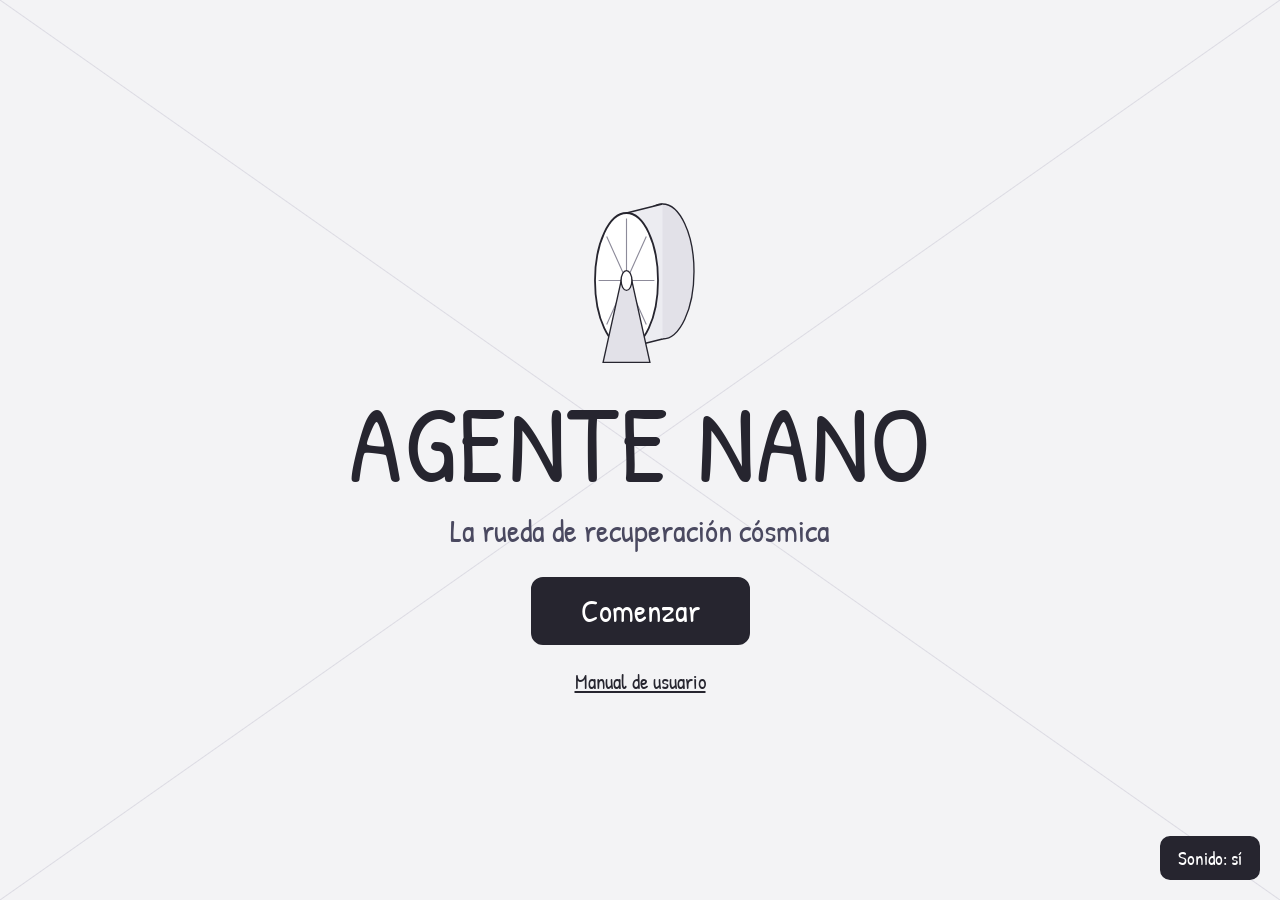
<file: index.html>
<!doctype html>
<html lang="es">
<head>
<meta charset="utf-8">
<meta name="viewport" content="width=device-width, initial-scale=1">
<title>Agente Nano · Programa interactivo</title>
<link rel="preconnect" href="https://fonts.googleapis.com">
<link rel="preconnect" href="https://fonts.gstatic.com" crossorigin>
<link rel="stylesheet" href="https://fonts.googleapis.com/css2?family=Patrick+Hand&display=swap">
<link rel="stylesheet" href="css/wire.css">
<script type="importmap">
{
  "imports": {
    "three": "https://cdn.jsdelivr.net/npm/three@0.160.0/build/three.module.js",
    "three/addons/": "https://cdn.jsdelivr.net/npm/three@0.160.0/examples/jsm/"
  }
}
</script>
</head>
<body>

<!-- ============ S01 · INICIO ============ -->
<section class="screen" id="s-inicio" aria-label="Inicio">
  <div class="inicio">
    <svg class="inicio-rueda" viewBox="0 0 400 400" aria-hidden="true">
      <ellipse cx="250" cy="170" rx="70" ry="150" fill="#e2e1e8" stroke="#26252f" stroke-width="3"/>
      <path d="M170 40 L250 20 L250 320 L170 340 Z" fill="#ececf1"/>
      <path d="M170 40 L250 20 M170 340 L250 320" fill="none" stroke="#26252f" stroke-width="3"/>
      <ellipse cx="170" cy="190" rx="70" ry="150" fill="#fff" stroke="#26252f" stroke-width="4"/>
      <path d="M170 190 L170 52 M170 190 L170 328 M170 190 L232 190 M170 190 L108 190 M170 190 L214 92 M170 190 L126 288 M170 190 L214 288 M170 190 L126 92" fill="none" stroke="#8d8b9a" stroke-width="2.5"/>
      <path d="M160 182 L180 182 L222 372 L118 372 Z" fill="#e2e1e8" stroke="#26252f" stroke-width="3"/>
      <ellipse cx="170" cy="190" rx="12" ry="22" fill="#fff" stroke="#26252f" stroke-width="3"/>
    </svg>
    <h1 class="inicio-titulo">AGENTE NANO</h1>
    <p class="inicio-sub">La rueda de recuperación cósmica</p>
    <a class="btn primary grande" href="#/elegir">Comenzar</a>
    <a class="enlace" href="manual.html">Manual de usuario</a>
  </div>
  <button class="btn sonido" type="button" data-sonido aria-pressed="true">Sonido: sí</button>
</section>

<!-- ============ S02 · ELEGIR ============ -->
<section class="screen" id="s-elegir" aria-label="Qué quieres explorar">
  <header class="topbar">
    <a class="btn" href="#/inicio">← Volver</a>
    <span class="titulo">Agente Nano</span>
    <a class="btn" href="manual.html" aria-label="Manual de usuario">?</a>
    <button class="btn" type="button" data-sonido aria-pressed="true">Sonido</button>
  </header>
  <main class="elegir">
    <h2>¿Qué quieres explorar?</h2>
    <div class="elegir-grid">
      <a class="tarjeta-grande" href="#/artefacto/general">
        <div class="tarjeta-img">
          <svg viewBox="0 0 400 400" aria-hidden="true">
            <path d="M242 152 L258 152 L300 352 L200 352 Z" fill="#e2e1e8" stroke="#26252f" stroke-width="3"/>
            <ellipse cx="250" cy="170" rx="70" ry="150" fill="#e2e1e8" stroke="#26252f" stroke-width="3"/>
            <path d="M170 40 L250 20 L250 320 L170 340 Z" fill="#ececf1"/>
            <path d="M170 40 L250 20 M170 340 L250 320" fill="none" stroke="#26252f" stroke-width="3"/>
            <ellipse cx="170" cy="190" rx="70" ry="150" fill="#fff" stroke="#26252f" stroke-width="3.5"/>
            <path d="M170 190 L170 52 M170 190 L170 328 M170 190 L232 190 M170 190 L108 190 M170 190 L214 92 M170 190 L126 288 M170 190 L214 288 M170 190 L126 92" fill="none" stroke="#8d8b9a" stroke-width="2.5"/>
            <path d="M160 182 L180 182 L222 372 L118 372 Z" fill="#e2e1e8" stroke="#26252f" stroke-width="3"/>
            <path d="M170 296 L192 346 L148 346 Z" fill="#fff" stroke="#26252f" stroke-width="2.5"/>
            <ellipse cx="170" cy="190" rx="11" ry="20" fill="#fff" stroke="#26252f" stroke-width="3"/>
            <path d="M84 372 L330 352 L344 362 L98 384 Z" fill="#d6d5de" stroke="#26252f" stroke-width="2.5"/>
          </svg>
        </div>
        <span class="tarjeta-titulo">Artefacto de Nano</span>
        <span class="tarjeta-desc">Explora la rueda en 3D: transparencia, acercamiento, corte y despiece.</span>
      </a>
      <a class="tarjeta-grande" href="#/datos">
        <div class="tarjeta-img doble">
          <svg viewBox="0 0 190 190" aria-hidden="true">
            <path d="M20 170 L180 170 M20 170 L20 20" fill="none" stroke="#26252f" stroke-width="3"/>
            <rect x="36" y="100" width="26" height="70" fill="#fff" stroke="#26252f" stroke-width="2.5"/>
            <rect x="76" y="60" width="26" height="110" fill="#e2e1e8" stroke="#26252f" stroke-width="2.5"/>
            <rect x="116" y="120" width="26" height="50" fill="#fff" stroke="#26252f" stroke-width="2.5"/>
            <rect x="150" y="40" width="26" height="130" fill="#e2e1e8" stroke="#26252f" stroke-width="2.5"/>
          </svg>
          <svg viewBox="0 0 190 190" aria-hidden="true">
            <rect x="10" y="10" width="170" height="170" fill="#fff" stroke="#26252f" stroke-width="2.5"/>
            <path d="M10 70 L180 50 M10 130 L180 140 M70 10 L60 180 M130 10 L140 180" fill="none" stroke="#c9c8d2" stroke-width="6"/>
            <path d="M95 60 C80 60 74 72 74 80 C74 96 95 116 95 116 C95 116 116 96 116 80 C116 72 110 60 95 60 Z" fill="#26252f"/>
            <circle cx="95" cy="80" r="7" fill="#fff"/>
          </svg>
        </div>
        <span class="tarjeta-titulo">Gráficos y mapas</span>
        <span class="tarjeta-desc">Los 6 gráficos y 2 mapas del caso de Nano.</span>
      </a>
    </div>
  </main>
</section>

<!-- ============ S03–S07 · ARTEFACTO ============ -->
<section class="screen" id="s-artefacto" aria-label="Artefacto de Nano">
  <header class="topbar">
    <a class="btn" href="#/elegir">← Volver</a>
    <span class="titulo">Artefacto de Nano</span>
    <a class="btn" href="manual.html" aria-label="Manual de usuario">?</a>
    <a class="btn" href="#/inicio">Inicio</a>
  </header>
  <main class="artefacto">
    <div class="visor" id="visor">
      <div class="visor-etiqueta" id="visor-etiqueta">Vista general</div>
      <div class="visor-cargando" id="visor-cargando">Cargando la rueda…</div>
      <div class="visor-tooltip" id="visor-tooltip" hidden></div>
      <div class="visor-etiquetas" id="visor-etiquetas" aria-hidden="true"></div>
      <div class="visor-zoom" data-modo-solo="acercamiento">
        <button class="btn" type="button" id="zoom-mas" aria-label="Acercar">+</button>
        <button class="btn" type="button" id="zoom-menos" aria-label="Alejar">−</button>
      </div>
      <div class="visor-inset" data-modo-solo="acercamiento">
        <span>Dónde estás</span>
        <canvas id="mini-canvas" width="190" height="130"></canvas>
      </div>
      <div class="visor-inset" data-modo-solo="corte">
        <span>Plano de corte</span>
        <svg id="corte-indicador" viewBox="0 0 160 120" aria-hidden="true"></svg>
      </div>
      <div class="visor-pista" id="visor-pista">Arrastra para girar · rueda del mouse para acercar</div>
    </div>

    <aside class="panel">
      <h3>Ver como</h3>
      <nav class="opciones" aria-label="Modos de vista">
        <a class="btn opcion" data-modo="general" href="#/artefacto/general">
          <svg viewBox="0 0 26 26" aria-hidden="true"><ellipse cx="13" cy="13" rx="7" ry="11" fill="none" stroke="currentColor" stroke-width="2"/><path d="M13 13 L13 3 M13 13 L19 13 M13 13 L13 23" fill="none" stroke="currentColor" stroke-width="1.5"/></svg>
          Vista general</a>
        <a class="btn opcion" data-modo="transparencia" href="#/artefacto/transparencia">
          <svg viewBox="0 0 26 26" aria-hidden="true"><rect x="3" y="3" width="14" height="14" fill="none" stroke="currentColor" stroke-width="2"/><rect x="9" y="9" width="14" height="14" fill="none" stroke="currentColor" stroke-width="2" stroke-dasharray="3 2"/></svg>
          Transparencia</a>
        <a class="btn opcion" data-modo="acercamiento" href="#/artefacto/acercamiento">
          <svg viewBox="0 0 26 26" aria-hidden="true"><circle cx="11" cy="11" r="7.5" fill="none" stroke="currentColor" stroke-width="2"/><path d="M16.5 16.5 L23 23" fill="none" stroke="currentColor" stroke-width="2.5" stroke-linecap="round"/></svg>
          Acercamiento</a>
        <a class="btn opcion" data-modo="corte" href="#/artefacto/corte">
          <svg viewBox="0 0 26 26" aria-hidden="true"><path d="M13 3 A10 10 0 0 1 13 23 Z" fill="currentColor" fill-opacity="0.3"/><circle cx="13" cy="13" r="10" fill="none" stroke="currentColor" stroke-width="2"/><path d="M13 1 L13 25" fill="none" stroke="currentColor" stroke-width="2" stroke-dasharray="3 2"/></svg>
          Corte</a>
        <a class="btn opcion" data-modo="despiece" href="#/artefacto/despiece">
          <svg viewBox="0 0 26 26" aria-hidden="true"><rect x="2" y="7" width="5" height="12" fill="none" stroke="currentColor" stroke-width="2"/><rect x="10.5" y="4" width="5" height="18" fill="none" stroke="currentColor" stroke-width="2"/><rect x="19" y="7" width="5" height="12" fill="none" stroke="currentColor" stroke-width="2"/></svg>
          Despiece</a>
      </nav>
      <hr>

      <!-- Controles de cada modo -->
      <div class="controles" data-controles="general">
        <p class="rotulo">Vistas rápidas</p>
        <div class="fila3">
          <button class="btn" type="button" data-vista="frente">Frente</button>
          <button class="btn" type="button" data-vista="lado">Lado</button>
          <button class="btn" type="button" data-vista="arriba">Arriba</button>
        </div>
        <button class="btn ancho" type="button" data-vista="inicial">↺ Restablecer vista</button>
        <p class="ayuda">Toca una pieza para acercarte a ella.</p>
      </div>

      <div class="controles" data-controles="transparencia">
        <label class="rotulo" for="rango-transp">Nivel de transparencia</label>
        <input id="rango-transp" type="range" min="0" max="100" value="65">
        <div class="seg">
          <button class="btn" type="button" data-transp="65">Parcial</button>
          <button class="btn" type="button" data-transp="95">Total</button>
        </div>
        <label class="check"><input type="checkbox" id="resaltar" checked> Resaltar piezas internas</label>
      </div>

      <div class="controles" data-controles="acercamiento">
        <label class="rotulo" for="pieza">Pieza</label>
        <select id="pieza"></select>
        <p class="ayuda" id="pieza-desc"></p>
        <label class="rotulo" for="rango-zoom">Zoom</label>
        <input id="rango-zoom" type="range" min="1" max="5" step="0.1" value="3">
      </div>

      <div class="controles" data-controles="corte">
        <p class="rotulo">Tipo de corte</p>
        <div class="seg">
          <button class="btn" type="button" data-corte="longitudinal" aria-pressed="true">Longitudinal</button>
          <button class="btn" type="button" data-corte="transversal" aria-pressed="false">Transversal</button>
        </div>
        <label class="rotulo" for="rango-corte">Posición del corte</label>
        <input id="rango-corte" type="range" min="0" max="100" value="50">
        <label class="check"><input type="checkbox" id="rayado" checked> Mostrar rayado</label>
      </div>

      <div class="controles" data-controles="despiece">
        <div class="seg">
          <button class="btn" type="button" data-despiece="explotado" aria-pressed="true">Explotado</button>
          <button class="btn" type="button" data-despiece="despiece" aria-pressed="false">Despiece</button>
        </div>
        <label class="rotulo" for="rango-sep">Separación</label>
        <input id="rango-sep" type="range" min="0" max="100" value="100">
        <div class="fila2">
          <button class="btn" type="button" id="btn-armar">Armar</button>
          <button class="btn" type="button" id="btn-explotar">Explotar</button>
        </div>
      </div>
    </aside>
  </main>
</section>

<!-- ============ S08 · GRÁFICOS Y MAPAS ============ -->
<section class="screen" id="s-datos" aria-label="Gráficos y mapas">
  <header class="topbar">
    <a class="btn" href="#/elegir">← Volver</a>
    <span class="titulo">Gráficos y mapas</span>
    <a class="btn" href="manual.html" aria-label="Manual de usuario">?</a>
    <a class="btn" href="#/inicio">Inicio</a>
  </header>
  <main class="datos">
    <div class="datos-col">
      <h2>Gráficos</h2>
      <div class="datos-grid" id="grid-graficos"></div>
    </div>
    <div class="datos-col mapas">
      <h2>Mapas</h2>
      <div class="datos-grid una" id="grid-mapas"></div>
    </div>
    <p class="ayuda ancho-total">Toca una tarjeta para abrir el gráfico o el mapa.</p>
  </main>
</section>

<!-- ============ S09–S10 · VER UN GRÁFICO O MAPA ============ -->
<section class="screen" id="s-ver" aria-label="Ver gráfico o mapa">
  <header class="topbar">
    <a class="btn" href="#/datos">← Volver</a>
    <span class="titulo">Gráficos y mapas</span>
    <a class="btn" href="manual.html" aria-label="Manual de usuario">?</a>
    <a class="btn" href="#/inicio">Inicio</a>
  </header>
  <main class="ver">
    <aside class="lista">
      <h3 id="lista-titulo">Gráficos</h3>
      <nav id="lista-items" aria-label="Lista"></nav>
      <hr>
      <a class="btn ancho" id="lista-cambiar" href="#/datos">Ver mapas →</a>
    </aside>
    <div class="ver-principal">
      <h2 id="ver-titulo"></h2>
      <p class="ayuda" id="ver-sub"></p>
      <iframe id="ver-frame" title="Gráfico o mapa" loading="lazy"></iframe>
    </div>
  </main>
</section>

<script type="module" src="js/app.js"></script>
</body>
</html>
</file>
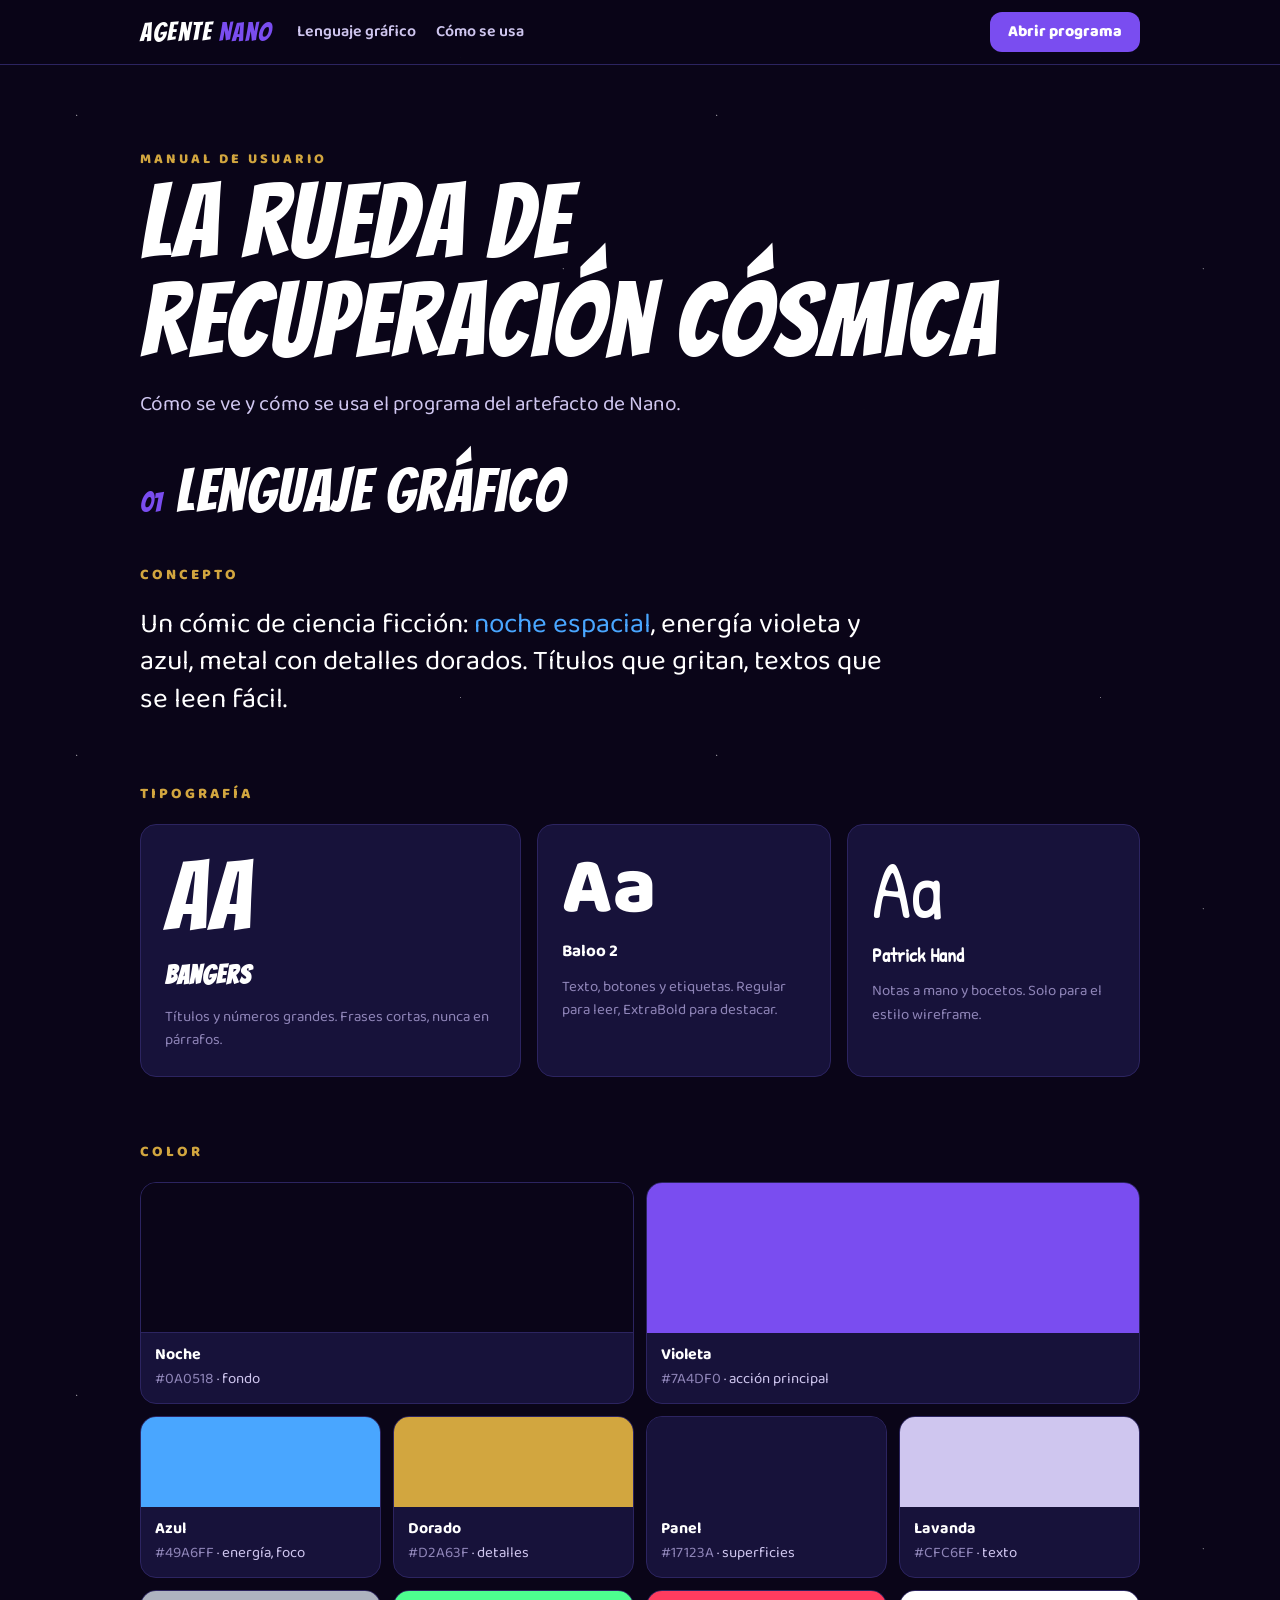
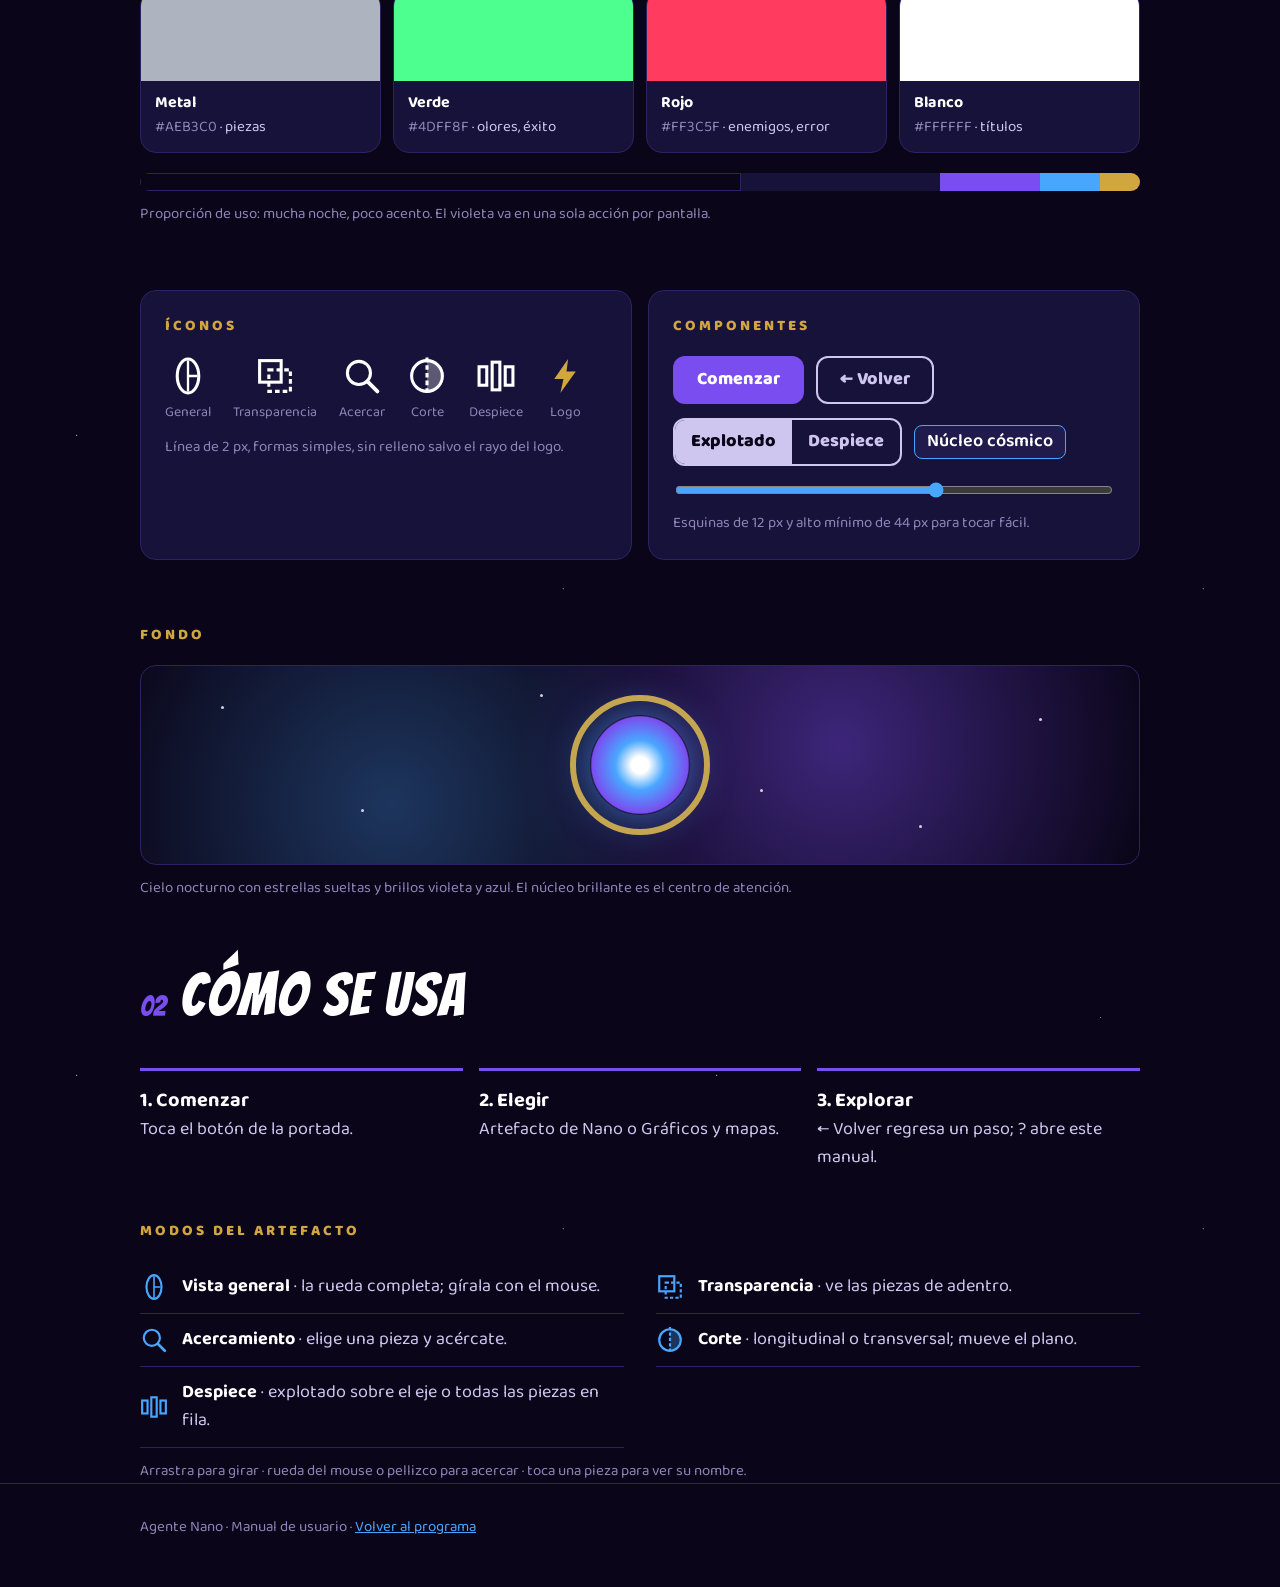
<file: manual.html>
<!doctype html>
<html lang="es">
<head>
<meta charset="utf-8">
<meta name="viewport" content="width=device-width, initial-scale=1">
<title>Agente Nano · Manual de usuario</title>
<link rel="preconnect" href="https://fonts.googleapis.com">
<link rel="preconnect" href="https://fonts.gstatic.com" crossorigin>
<link rel="stylesheet" href="https://fonts.googleapis.com/css2?family=Bangers&family=Baloo+2:wght@400;600;800&family=Patrick+Hand&display=swap">
<style>
  /* ===== Lenguaje gráfico de Agente Nano ===== */
  :root {
    --noche: #0A0518;  --panel: #17123A;  --panel-2: #211A4D;  --linea: #2c2460;
    --lavanda: #CFC6EF; --tenue: #8F85B8; --blanco: #FFFFFF;
    --violeta: #7A4DF0; --azul: #49A6FF; --dorado: #D2A63F;
    --verde: #4DFF8F;  --rojo: #FF3C5F;  --metal: #AEB3C0;
    --titulos: 'Bangers', 'Impact', sans-serif;
    --texto: 'Baloo 2', 'Trebuchet MS', sans-serif;
    --mano: 'Patrick Hand', 'Comic Neue', cursive;
    --radio: 16px;
  }
  * { box-sizing: border-box; }
  html { scroll-behavior: smooth; }
  body {
    margin: 0; background: var(--noche); color: var(--lavanda);
    font-family: var(--texto); font-size: 18px; line-height: 1.55;
    background-image:
      radial-gradient(1.5px 1.5px at 12% 18%, #fff8 50%, transparent 51%),
      radial-gradient(1px 1px at 72% 9%, #fff7 50%, transparent 51%),
      radial-gradient(1.5px 1.5px at 88% 42%, #fff6 50%, transparent 51%),
      radial-gradient(1px 1px at 35% 64%, #fff6 50%, transparent 51%),
      radial-gradient(1px 1px at 5% 92%, #fff6 50%, transparent 51%);
    background-size: 640px 640px;
  }
  a { color: var(--azul); }
  a:focus-visible { outline: 3px solid var(--azul); outline-offset: 3px; }
  h1, h2 { font-family: var(--titulos); font-weight: 400; letter-spacing: 1.5px; color: var(--blanco); margin: 0; }
  h1 { font-size: clamp(56px, 10vw, 104px); line-height: .95; }
  h2 { font-size: clamp(38px, 6vw, 60px); line-height: 1; }
  h3 { font-weight: 800; font-size: 15px; letter-spacing: 3px; text-transform: uppercase; color: var(--dorado); margin: 0 0 18px; }
  p { margin: 0; }
  .env { max-width: 1040px; margin: 0 auto; padding: 0 20px; }

  .barra { position: sticky; top: 0; z-index: 10; background: rgba(10,5,24,.85); backdrop-filter: blur(8px); border-bottom: 1px solid var(--linea); }
  .barra .env { display: flex; align-items: center; gap: 24px; min-height: 64px; flex-wrap: wrap; }
  .marca { font-family: var(--titulos); font-size: 26px; letter-spacing: 1.5px; color: var(--blanco); text-decoration: none; }
  .marca span { color: var(--violeta); }
  .barra nav { display: flex; gap: 20px; flex: 1; }
  .barra nav a { color: var(--lavanda); text-decoration: none; font-weight: 600; font-size: 16px; }
  .barra nav a:hover { color: var(--azul); }

  .btn { display: inline-flex; align-items: center; gap: 10px; min-height: 48px; padding: 0 22px; border-radius: 12px;
    font-family: var(--texto); font-weight: 800; font-size: 18px; text-decoration: none; border: 2px solid transparent; }
  .btn.principal { background: var(--violeta); color: var(--blanco); }
  .btn.principal:hover { box-shadow: 0 6px 24px rgba(122,77,240,.45); }
  .btn.secundario { color: var(--lavanda); border-color: var(--lavanda); }
  .barra .btn { min-height: 40px; font-size: 16px; padding: 0 16px; margin-left: auto; }

  .portada { padding: 80px 20px 40px; }
  .portada .sobre { font-weight: 800; font-size: 14px; letter-spacing: 3px; color: var(--dorado); }
  .portada p { max-width: 560px; font-size: 21px; margin-top: 18px; }

  section { padding: 56px 20px; }
  .titulo-sec { display: flex; align-items: baseline; gap: 14px; margin-bottom: 40px; }
  .titulo-sec .n { font-family: var(--titulos); font-size: 28px; color: var(--violeta); }
  .bloque { margin-bottom: 64px; }
  .nota { display: block; color: var(--tenue); font-size: 15px; margin-top: 12px; }

  /* concepto */
  .concepto { font-size: clamp(22px, 3vw, 28px); line-height: 1.35; color: var(--blanco); max-width: 760px; }
  .concepto em { font-style: normal; color: var(--azul); }

  /* tipografía */
  .tipos { display: grid; gap: 16px; grid-template-columns: 1.3fr 1fr 1fr; }
  .tipo { background: var(--panel); border: 1px solid var(--linea); border-radius: var(--radio); padding: 24px; display: flex; flex-direction: column; gap: 10px; }
  .tipo .aa { color: var(--blanco); line-height: 1; }
  .tipo b { color: var(--blanco); font-size: 17px; }
  .tipo small { color: var(--tenue); font-size: 15px; }

  /* color */
  .paleta { display: grid; gap: 12px; grid-template-columns: repeat(4, 1fr); }
  .muestra { border-radius: var(--radio); overflow: hidden; border: 1px solid var(--linea); background: var(--panel); }
  .muestra i { display: block; height: 90px; }
  .muestra div { padding: 10px 14px 12px; font-size: 15px; }
  .muestra b { display: block; color: var(--blanco); font-size: 16px; }
  .muestra code { font-family: var(--texto); color: var(--tenue); }
  .muestra.grande { grid-column: span 2; }
  .muestra.grande i { height: 150px; }
  .proporcion { display: flex; height: 18px; border-radius: 9px; overflow: hidden; margin-top: 20px; }

  /* íconos y componentes */
  .dos { display: grid; gap: 16px; grid-template-columns: 1fr 1fr; }
  .caja { background: var(--panel); border: 1px solid var(--linea); border-radius: var(--radio); padding: 24px; }
  .iconos { display: flex; gap: 22px; flex-wrap: wrap; }
  .iconos figure { margin: 0; text-align: center; font-size: 14px; color: var(--tenue); }
  .iconos svg { display: block; width: 40px; height: 40px; margin: 0 auto 6px; color: var(--blanco); }
  .demo { display: flex; gap: 12px; flex-wrap: wrap; align-items: center; }
  .demo + .demo { margin-top: 14px; }
  .seg { display: inline-flex; border: 2px solid var(--lavanda); border-radius: 12px; overflow: hidden; font-weight: 800; }
  .seg span { padding: 8px 16px; }
  .seg .on { background: var(--lavanda); color: var(--noche); }
  .etq { padding: 2px 12px; border-radius: 8px; background: var(--panel-2); border: 1.5px solid var(--azul); color: var(--blanco); font-weight: 600; }
  input[type=range] { accent-color: var(--azul); flex: 1; min-width: 140px; }

  /* fondo */
  .cielo { height: 200px; border-radius: var(--radio); position: relative; overflow: hidden; border: 1px solid var(--linea);
    background: radial-gradient(circle at 70% 40%, rgba(122,77,240,.45), transparent 45%),
                radial-gradient(circle at 25% 70%, rgba(73,166,255,.3), transparent 40%), var(--noche); }
  .cielo .aro { position: absolute; left: 50%; top: 50%; width: 140px; height: 140px; transform: translate(-50%,-50%); border-radius: 50%; border: 6px solid var(--dorado); }
  .cielo .nucleo { position: absolute; left: 50%; top: 50%; width: 100px; height: 100px; transform: translate(-50%,-50%); border-radius: 50%;
    background: radial-gradient(circle, #fff 0 12%, var(--azul) 35%, var(--violeta) 68%, transparent 70%); box-shadow: 0 0 40px rgba(73,166,255,.6); }
  .cielo i { position: absolute; width: 3px; height: 3px; border-radius: 50%; background: #fff; opacity: .8; }

  /* uso */
  .pasos { display: grid; gap: 16px; grid-template-columns: repeat(3, 1fr); margin-bottom: 48px; }
  .pasos div { border-top: 3px solid var(--violeta); padding-top: 14px; }
  .pasos b { display: block; color: var(--blanco); font-size: 20px; }
  .modos { list-style: none; padding: 0; margin: 0; display: grid; gap: 0 32px; grid-template-columns: 1fr 1fr; }
  .modos li { display: flex; gap: 14px; align-items: center; padding: 12px 0; border-bottom: 1px solid var(--linea); }
  .modos svg { width: 28px; height: 28px; flex: none; color: var(--azul); }
  .modos b { color: var(--blanco); }

  footer { padding: 32px 20px 48px; border-top: 1px solid var(--linea); color: var(--tenue); font-size: 15px; }

  @media (max-width: 800px) {
    .tipos, .pasos, .dos, .modos { grid-template-columns: 1fr; }
    .paleta { grid-template-columns: 1fr 1fr; }
    .barra nav { display: none; }
  }
</style>
</head>
<body>

<header class="barra">
  <div class="env">
    <a class="marca" href="index.html">Agente <span>Nano</span></a>
    <nav><a href="#lenguaje">Lenguaje gráfico</a><a href="#uso">Cómo se usa</a></nav>
    <a class="btn principal" href="index.html">Abrir programa</a>
  </div>
</header>

<main>
  <div class="portada env">
    <span class="sobre">MANUAL DE USUARIO</span>
    <h1>La rueda de<br>recuperación cósmica</h1>
    <p>Cómo se ve y cómo se usa el programa del artefacto de Nano.</p>
  </div>

  <!-- ===== 01 LENGUAJE GRÁFICO ===== -->
  <section id="lenguaje" class="env">
    <div class="titulo-sec"><span class="n">01</span><h2>Lenguaje gráfico</h2></div>

    <div class="bloque">
      <h3>Concepto</h3>
      <p class="concepto">Un cómic de ciencia ficción: <em>noche espacial</em>, energía violeta y azul, metal con detalles dorados. Títulos que gritan, textos que se leen fácil.</p>
    </div>

    <div class="bloque">
      <h3>Tipografía</h3>
      <div class="tipos">
        <div class="tipo">
          <span class="aa" style="font-family:var(--titulos);font-size:96px;letter-spacing:2px">Aa</span>
          <b style="font-family:var(--titulos);font-size:26px;letter-spacing:1px">Bangers</b>
          <small>Títulos y números grandes. Frases cortas, nunca en párrafos.</small>
        </div>
        <div class="tipo">
          <span class="aa" style="font-family:var(--texto);font-weight:800;font-size:80px">Aa</span>
          <b>Baloo 2</b>
          <small>Texto, botones y etiquetas. Regular para leer, ExtraBold para destacar.</small>
        </div>
        <div class="tipo">
          <span class="aa" style="font-family:var(--mano);font-size:80px">Aa</span>
          <b style="font-family:var(--mano);font-size:20px">Patrick Hand</b>
          <small>Notas a mano y bocetos. Solo para el estilo wireframe.</small>
        </div>
      </div>
    </div>

    <div class="bloque">
      <h3>Color</h3>
      <div class="paleta">
        <div class="muestra grande"><i style="background:var(--noche);border-bottom:1px solid var(--linea)"></i><div><b>Noche</b><code>#0A0518</code> · fondo</div></div>
        <div class="muestra grande"><i style="background:var(--violeta)"></i><div><b>Violeta</b><code>#7A4DF0</code> · acción principal</div></div>
        <div class="muestra"><i style="background:var(--azul)"></i><div><b>Azul</b><code>#49A6FF</code> · energía, foco</div></div>
        <div class="muestra"><i style="background:var(--dorado)"></i><div><b>Dorado</b><code>#D2A63F</code> · detalles</div></div>
        <div class="muestra"><i style="background:var(--panel)"></i><div><b>Panel</b><code>#17123A</code> · superficies</div></div>
        <div class="muestra"><i style="background:var(--lavanda)"></i><div><b>Lavanda</b><code>#CFC6EF</code> · texto</div></div>
        <div class="muestra"><i style="background:var(--metal)"></i><div><b>Metal</b><code>#AEB3C0</code> · piezas</div></div>
        <div class="muestra"><i style="background:var(--verde)"></i><div><b>Verde</b><code>#4DFF8F</code> · olores, éxito</div></div>
        <div class="muestra"><i style="background:var(--rojo)"></i><div><b>Rojo</b><code>#FF3C5F</code> · enemigos, error</div></div>
        <div class="muestra"><i style="background:var(--blanco)"></i><div><b>Blanco</b><code>#FFFFFF</code> · títulos</div></div>
      </div>
      <div class="proporcion" aria-hidden="true">
        <i style="flex:60;background:var(--noche);border:1px solid var(--linea)"></i><i style="flex:20;background:var(--panel)"></i><i style="flex:10;background:var(--violeta)"></i><i style="flex:6;background:var(--azul)"></i><i style="flex:4;background:var(--dorado)"></i>
      </div>
      <span class="nota">Proporción de uso: mucha noche, poco acento. El violeta va en una sola acción por pantalla.</span>
    </div>

    <div class="bloque dos">
      <div class="caja">
        <h3>Íconos</h3>
        <div class="iconos">
          <figure><svg viewBox="0 0 26 26"><ellipse cx="13" cy="13" rx="7" ry="11" fill="none" stroke="currentColor" stroke-width="2"/><path d="M13 3 V23 M13 13 H19" fill="none" stroke="currentColor" stroke-width="1.5"/></svg>General</figure>
          <figure><svg viewBox="0 0 26 26"><rect x="3" y="3" width="14" height="14" fill="none" stroke="currentColor" stroke-width="2"/><rect x="9" y="9" width="14" height="14" fill="none" stroke="currentColor" stroke-width="2" stroke-dasharray="3 2"/></svg>Transparencia</figure>
          <figure><svg viewBox="0 0 26 26"><circle cx="11" cy="11" r="7.5" fill="none" stroke="currentColor" stroke-width="2"/><path d="M16.5 16.5 L23 23" stroke="currentColor" stroke-width="2.5" stroke-linecap="round"/></svg>Acercar</figure>
          <figure><svg viewBox="0 0 26 26"><path d="M13 3 A10 10 0 0 1 13 23 Z" fill="currentColor" fill-opacity=".3"/><circle cx="13" cy="13" r="10" fill="none" stroke="currentColor" stroke-width="2"/><path d="M13 1 V25" stroke="currentColor" stroke-width="2" stroke-dasharray="3 2"/></svg>Corte</figure>
          <figure><svg viewBox="0 0 26 26"><rect x="2" y="7" width="5" height="12" fill="none" stroke="currentColor" stroke-width="2"/><rect x="10.5" y="4" width="5" height="18" fill="none" stroke="currentColor" stroke-width="2"/><rect x="19" y="7" width="5" height="12" fill="none" stroke="currentColor" stroke-width="2"/></svg>Despiece</figure>
          <figure><svg viewBox="0 0 26 26"><path d="M15 2 L6 15 H12 L10 24 L20 10 H14 Z" fill="#D2A63F"/></svg>Logo</figure>
        </div>
        <span class="nota">Línea de 2 px, formas simples, sin relleno salvo el rayo del logo.</span>
      </div>
      <div class="caja">
        <h3>Componentes</h3>
        <div class="demo"><span class="btn principal">Comenzar</span><span class="btn secundario">← Volver</span></div>
        <div class="demo"><span class="seg"><span class="on">Explotado</span><span>Despiece</span></span><span class="etq">Núcleo cósmico</span></div>
        <div class="demo"><input type="range" value="60" aria-label="Ejemplo de deslizador"></div>
        <span class="nota">Esquinas de 12 px y alto mínimo de 44 px para tocar fácil.</span>
      </div>
    </div>

    <div class="bloque">
      <h3>Fondo</h3>
      <div class="cielo" aria-hidden="true">
        <i style="left:8%;top:20%"></i><i style="left:22%;top:72%"></i><i style="left:40%;top:14%"></i><i style="left:78%;top:80%"></i><i style="left:90%;top:26%"></i><i style="left:62%;top:62%"></i>
        <span class="aro"></span><span class="nucleo"></span>
      </div>
      <span class="nota">Cielo nocturno con estrellas sueltas y brillos violeta y azul. El núcleo brillante es el centro de atención.</span>
    </div>
  </section>

  <!-- ===== 02 CÓMO SE USA ===== -->
  <section id="uso" class="env">
    <div class="titulo-sec"><span class="n">02</span><h2>Cómo se usa</h2></div>

    <div class="pasos">
      <div><b>1. Comenzar</b>Toca el botón de la portada.</div>
      <div><b>2. Elegir</b>Artefacto de Nano o Gráficos y mapas.</div>
      <div><b>3. Explorar</b>← Volver regresa un paso; ? abre este manual.</div>
    </div>

    <h3>Modos del artefacto</h3>
    <ul class="modos">
      <li><svg viewBox="0 0 26 26"><ellipse cx="13" cy="13" rx="7" ry="11" fill="none" stroke="currentColor" stroke-width="2"/><path d="M13 3 V23 M13 13 H19" fill="none" stroke="currentColor" stroke-width="1.5"/></svg><span><b>Vista general</b> · la rueda completa; gírala con el mouse.</span></li>
      <li><svg viewBox="0 0 26 26"><rect x="3" y="3" width="14" height="14" fill="none" stroke="currentColor" stroke-width="2"/><rect x="9" y="9" width="14" height="14" fill="none" stroke="currentColor" stroke-width="2" stroke-dasharray="3 2"/></svg><span><b>Transparencia</b> · ve las piezas de adentro.</span></li>
      <li><svg viewBox="0 0 26 26"><circle cx="11" cy="11" r="7.5" fill="none" stroke="currentColor" stroke-width="2"/><path d="M16.5 16.5 L23 23" stroke="currentColor" stroke-width="2.5" stroke-linecap="round"/></svg><span><b>Acercamiento</b> · elige una pieza y acércate.</span></li>
      <li><svg viewBox="0 0 26 26"><path d="M13 3 A10 10 0 0 1 13 23 Z" fill="currentColor" fill-opacity=".3"/><circle cx="13" cy="13" r="10" fill="none" stroke="currentColor" stroke-width="2"/><path d="M13 1 V25" stroke="currentColor" stroke-width="2" stroke-dasharray="3 2"/></svg><span><b>Corte</b> · longitudinal o transversal; mueve el plano.</span></li>
      <li><svg viewBox="0 0 26 26"><rect x="2" y="7" width="5" height="12" fill="none" stroke="currentColor" stroke-width="2"/><rect x="10.5" y="4" width="5" height="18" fill="none" stroke="currentColor" stroke-width="2"/><rect x="19" y="7" width="5" height="12" fill="none" stroke="currentColor" stroke-width="2"/></svg><span><b>Despiece</b> · explotado sobre el eje o todas las piezas en fila.</span></li>
    </ul>
    <span class="nota">Arrastra para girar · rueda del mouse o pellizco para acercar · toca una pieza para ver su nombre.</span>
  </section>
</main>

<footer>
  <div class="env">Agente Nano · Manual de usuario · <a href="index.html">Volver al programa</a></div>
</footer>
</body>
</html>
</file>
<file: css/wire.css>
/* =========================================================
   Agente Nano · estilo boceto (wireframe)
   Todo en grises a propósito: el lenguaje gráfico final
   (colores y tipografías) está en manual.html.
   ========================================================= */
:root {
  --tinta: #26252f;
  --suave: #4a4960;
  --gris: #5c5a6b;
  --linea: #8d8b9a;
  --g1: #f3f3f5;
  --g2: #e2e1e8;
  --papel: #ffffff;
  --foco: #5b3fd0;
}
* { box-sizing: border-box; }
html, body { margin: 0; height: 100%; }
body {
  font-family: 'Patrick Hand', 'Comic Neue', cursive;
  color: var(--tinta);
  background: var(--papel);
  font-size: 19px;
  line-height: 1.25;
}
button, select, input { font-family: inherit; font-size: inherit; color: inherit; }
h1, h2, h3 { font-weight: 400; margin: 0; }
hr { border: 0; height: 2px; background: var(--g2); margin: 14px 0; width: 100%; }

/* ---------- pantallas ---------- */
.screen { display: none; min-height: 100vh; position: relative; }
.screen.activa { display: flex; flex-direction: column; }

/* ---------- barra superior ---------- */
.topbar {
  flex: none; height: 64px; display: flex; align-items: center; gap: 12px;
  padding: 0 16px; background: var(--g1); border-bottom: 2px solid var(--tinta);
}
.topbar .titulo { flex: 1; font-size: 23px; white-space: nowrap; overflow: hidden; text-overflow: ellipsis; }

/* ---------- botones ---------- */
.btn {
  display: inline-flex; align-items: center; justify-content: center; gap: 10px;
  min-height: 44px; padding: 0 16px; background: var(--papel); color: var(--tinta);
  border: 2px solid var(--tinta); border-radius: 10px; font-size: 19px;
  text-decoration: none; cursor: pointer; user-select: none;
}
.btn:hover { background: var(--g1); }
.btn.primary, .btn[aria-pressed="true"], .btn[aria-current="page"] { background: var(--tinta); color: #fff; }
.btn:focus-visible, a:focus-visible, select:focus-visible, input:focus-visible { outline: 3px solid var(--foco); outline-offset: 2px; }
.btn.grande { min-height: 68px; padding: 0 48px; font-size: 32px; border-radius: 12px; }
.btn.ancho { width: 100%; }
.seg { display: flex; }
.seg .btn { flex: 1; border-radius: 0; padding: 0 8px; }
.seg .btn:first-child { border-radius: 10px 0 0 10px; }
.seg .btn:last-child { border-radius: 0 10px 10px 0; }
.seg .btn + .btn { margin-left: -2px; }
.fila2, .fila3 { display: grid; gap: 6px; }
.fila2 { grid-template-columns: 1fr 1fr; }
.fila3 { grid-template-columns: repeat(3, minmax(0, 1fr)); }
.fila3 .btn { padding: 0 4px; font-size: 18px; }
.enlace { color: var(--tinta); font-size: 21px; padding: 10px; }
.ayuda { color: var(--suave); font-size: 17px; margin: 0; }
.rotulo { display: block; font-size: 19px; margin: 0 0 6px; }
.check { display: flex; align-items: center; gap: 10px; min-height: 44px; font-size: 18px; cursor: pointer; }
.check input { width: 18px; height: 18px; margin: 0; accent-color: var(--tinta); }
input[type="range"] { width: 100%; accent-color: var(--tinta); margin: 4px 0 12px; height: 28px; }
select {
  width: 100%; min-height: 44px; padding: 0 10px; background: var(--papel);
  border: 2px solid var(--tinta); border-radius: 10px; margin-bottom: 8px;
}

/* ---------- S01 inicio ---------- */
#s-inicio { background: var(--g1); align-items: center; justify-content: center; }
#s-inicio::before {
  content: ""; position: absolute; inset: 0; pointer-events: none;
  background:
    linear-gradient(to top right, transparent calc(50% - 1px), #dcdbe3 50%, transparent calc(50% + 1px)),
    linear-gradient(to top left, transparent calc(50% - 1px), #dcdbe3 50%, transparent calc(50% + 1px));
}
.inicio { position: relative; display: flex; flex-direction: column; align-items: center; text-align: center; gap: 14px; padding: 24px 16px; }
.inicio-rueda { width: 180px; height: 180px; }
.inicio-titulo { font-size: clamp(56px, 11vw, 108px); line-height: 1; letter-spacing: 2px; }
.inicio-sub { font-size: clamp(22px, 3.4vw, 32px); color: var(--suave); margin: 0 0 12px; }
.sonido { position: absolute; right: 20px; bottom: 20px; }

/* ---------- S02 elegir ---------- */
.elegir { flex: 1; padding: 36px 24px 48px; display: flex; flex-direction: column; align-items: center; gap: 32px; }
.elegir h2 { font-size: clamp(36px, 5vw, 54px); text-align: center; }
.elegir-grid { display: grid; grid-template-columns: repeat(auto-fit, minmax(300px, 1fr)); gap: 40px; width: 100%; max-width: 1080px; }
.tarjeta-grande {
  display: flex; flex-direction: column; gap: 12px; padding: 20px;
  border: 3px solid var(--tinta); border-radius: 16px; color: var(--tinta); text-decoration: none; background: var(--papel);
  transition: transform .15s;
}
.tarjeta-grande:hover { transform: translateY(-4px); background: #fcfcfd; }
.tarjeta-img { height: 290px; border: 2px solid var(--tinta); border-radius: 8px; background: var(--g1); display: flex; align-items: center; justify-content: center; gap: 24px; overflow: hidden; }
.tarjeta-img svg { width: 260px; height: 260px; transition: transform .4s; }
.tarjeta-img.doble svg { width: 170px; height: 170px; }
.tarjeta-grande:hover .tarjeta-img svg { transform: rotate(-4deg) scale(1.03); }
.tarjeta-titulo { font-size: 36px; line-height: 1.1; }
.tarjeta-desc { font-size: 20px; color: var(--suave); }

/* ---------- S03–S07 artefacto ---------- */
.artefacto { flex: 1; display: flex; gap: 20px; padding: 20px; min-height: 0; flex-wrap: wrap; }
.visor {
  flex: 999 1 560px; min-height: 480px; position: relative; overflow: hidden;
  border: 2px solid var(--tinta); border-radius: 10px; background: #fafafb;
}
.visor canvas.principal { position: absolute; inset: 0; width: 100%; height: 100%; display: block; touch-action: none; }
.visor-etiqueta {
  position: absolute; left: 16px; top: 14px; z-index: 3; padding: 2px 10px;
  background: var(--papel); border: 1.5px solid var(--tinta); border-radius: 8px; font-size: 18px;
}
.visor-cargando { position: absolute; inset: 0; display: flex; align-items: center; justify-content: center; font-size: 22px; color: var(--suave); }
.visor-tooltip {
  position: absolute; z-index: 5; pointer-events: none; padding: 6px 12px; max-width: 240px;
  background: var(--papel); border: 2px solid var(--foco); border-radius: 10px; font-size: 18px; line-height: 1.15;
}
.visor-tooltip small { display: block; color: var(--suave); font-size: 15px; }
.visor-etiquetas { position: absolute; inset: 0; pointer-events: none; z-index: 2; }
.visor-etiquetas span {
  position: absolute; transform: translate(-50%, -100%); white-space: nowrap; padding: 1px 8px;
  background: rgba(255,255,255,.92); border: 1.5px solid var(--tinta); border-radius: 6px; font-size: 16px;
}
.visor-zoom { position: absolute; right: 14px; top: 14px; z-index: 3; display: flex; flex-direction: column; gap: 6px; }
.visor-zoom .btn { width: 48px; padding: 0; font-size: 26px; }
.visor-inset {
  position: absolute; left: 14px; bottom: 14px; z-index: 3; width: 210px; padding: 6px 10px 8px;
  background: var(--papel); border: 2px solid var(--tinta); border-radius: 8px; font-size: 16px; color: var(--suave);
}
.visor-inset canvas, .visor-inset svg { display: block; width: 190px; height: 130px; margin-top: 4px; }
.visor-pista { position: absolute; right: 16px; bottom: 12px; z-index: 3; font-size: 16px; color: var(--suave); background: rgba(250,250,251,.85); padding: 2px 6px; }
[data-modo-solo] { display: none; }

.panel {
  flex: 1 1 260px; max-width: 100%; padding: 14px 16px; display: flex; flex-direction: column;
  border: 2px solid var(--tinta); border-radius: 10px; background: var(--papel);
}
@media (min-width: 900px) { .panel { flex: 0 0 280px; } }
.panel h3 { font-size: 25px; margin-bottom: 10px; }
.opciones { display: flex; flex-direction: column; gap: 10px; }
.opcion { justify-content: flex-start; min-height: 56px; font-size: 21px; }
.opcion svg { width: 26px; height: 26px; flex: none; }
.controles { display: none; flex-direction: column; gap: 6px; }
.controles.activa { display: flex; }
.controles .seg { margin-bottom: 10px; }

/* ---------- S08 datos ---------- */
.datos { flex: 1; padding: 24px 40px 40px; display: grid; grid-template-columns: minmax(0, 2.6fr) minmax(0, 1fr); gap: 32px; align-content: start; }
.datos h2 { font-size: 32px; margin-bottom: 12px; }
.datos-grid { display: grid; grid-template-columns: repeat(auto-fill, minmax(230px, 1fr)); gap: 16px; }
.datos-grid.una { grid-template-columns: 1fr; }
.ancho-total { grid-column: 1 / -1; font-size: 21px; }
.tarjeta-dato {
  display: flex; flex-direction: column; gap: 8px; padding: 12px; min-height: 196px;
  border: 2px solid var(--tinta); border-radius: 12px; color: var(--tinta); text-decoration: none; background: var(--papel);
}
.tarjeta-dato:hover { background: var(--g1); }
.tarjeta-dato .tipo { font-size: 16px; color: var(--suave); }
.tarjeta-dato svg { width: 100%; height: 96px; background: var(--g1); display: block; }
.tarjeta-dato .nombre { font-size: 20px; line-height: 1.15; }
@media (max-width: 760px) { .datos { grid-template-columns: 1fr; padding: 20px 16px; } }

/* ---------- S09–S10 ver ---------- */
.ver { flex: 1; display: flex; gap: 16px; padding: 20px; flex-wrap: wrap; min-height: 0; }
.lista { flex: 1 1 260px; max-width: 100%; padding: 14px 12px; border: 2px solid var(--tinta); border-radius: 10px; display: flex; flex-direction: column; }
@media (min-width: 900px) { .lista { flex: 0 0 280px; } }
.lista h3 { font-size: 25px; margin: 0 6px 10px; }
.lista nav { display: flex; flex-direction: column; gap: 4px; }
.lista nav a {
  display: flex; align-items: center; min-height: 46px; padding: 6px 12px; border-radius: 8px;
  color: var(--tinta); text-decoration: none; font-size: 19px; line-height: 1.1;
}
.lista nav a:hover { background: var(--g1); }
.lista nav a[aria-current="page"] { background: var(--tinta); color: #fff; }
.ver-principal { flex: 999 1 560px; display: flex; flex-direction: column; gap: 6px; padding: 16px 20px 20px; border: 2px solid var(--tinta); border-radius: 10px; min-height: 560px; }
.ver-principal h2 { font-size: 34px; }
.ver-principal iframe { flex: 1; width: 100%; min-height: 520px; border: 2px solid var(--tinta); border-radius: 8px; background: #0a0518; margin-top: 8px; }
</file>
